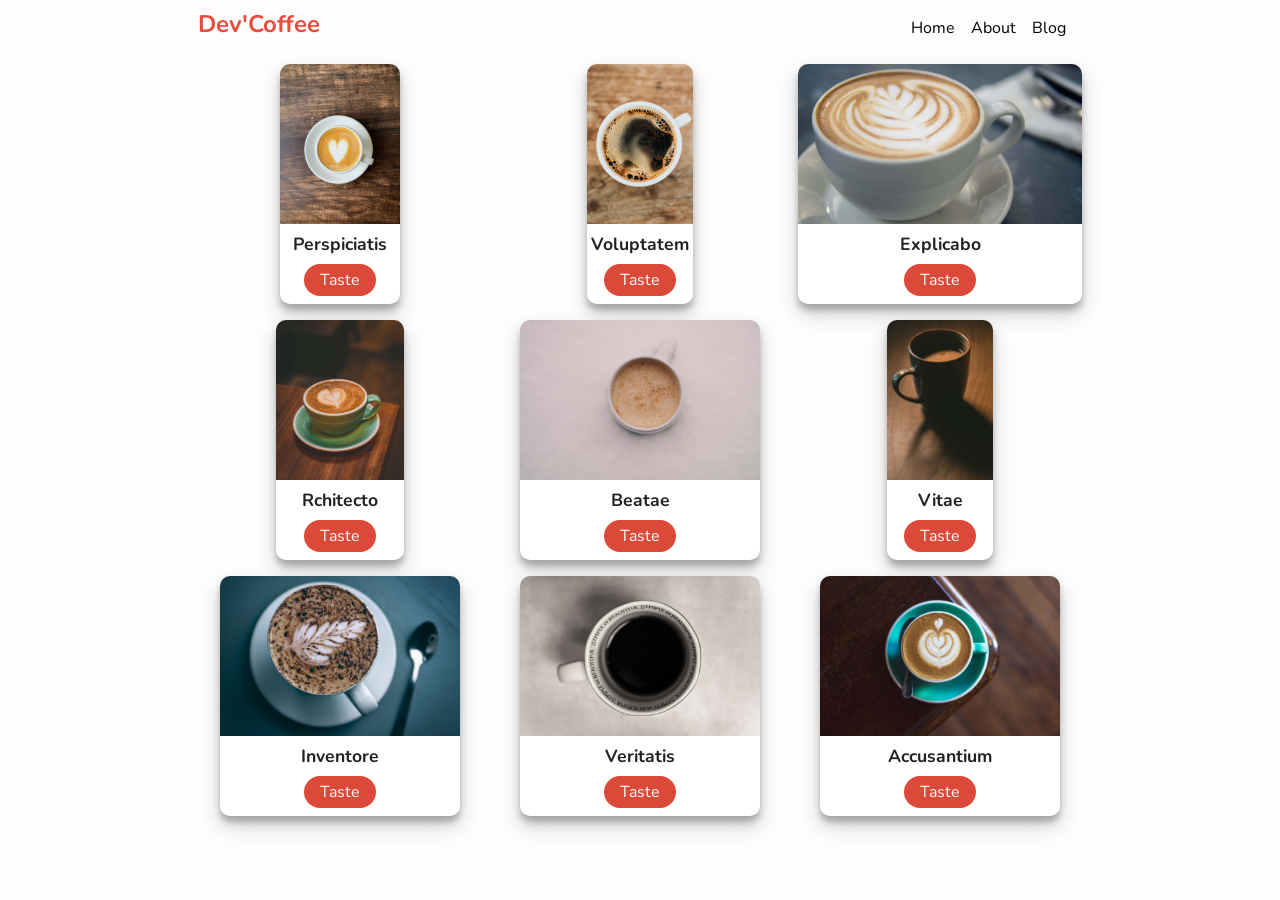
<file: PWA/index.html>
<!DOCTYPE html>
<html lang="en">
  <head>
    <meta charset="UTF-8" />
    <meta name="viewport" content="width=device-width, initial-scale=1.0" />
    <meta http-equiv="X-UA-Compatible" content="ie=edge" />
    <link rel="stylesheet" href="css/style.css" />
    <link rel="manifest" href="manifest.json" />
    <!-- ios support -->
    <link rel="apple-touch-icon" href="images/icons/icon-72x72.png" />
    <link rel="apple-touch-icon" href="images/icons/icon-96x96.png" />
    <link rel="apple-touch-icon" href="images/icons/icon-128x128.png" />
    <link rel="apple-touch-icon" href="images/icons/icon-144x144.png" />
    <link rel="apple-touch-icon" href="images/icons/icon-152x152.png" />
    <link rel="apple-touch-icon" href="images/icons/icon-192x192.png" />
    <link rel="apple-touch-icon" href="images/icons/icon-384x384.png" />
    <link rel="apple-touch-icon" href="images/icons/icon-512x512.png" />
    <meta name="apple-mobile-web-app-status-bar" content="#db4938" />
    <meta name="theme-color" content="#db4938" />
    <title>Dev'Coffee PWA</title>
  </head>
  <body>
    <main>
      <nav>
        <h1>Dev'Coffee</h1>
        <ul>
          <li>Home</li>
          <li>About</li>
          <li>Blog</li>
        </ul>
      </nav>
      <div class="container"></div>
    </main>
    <script src="js/app.js"></script>
    <script src="js/install.js"></script>
  </body>
</html>
</file>
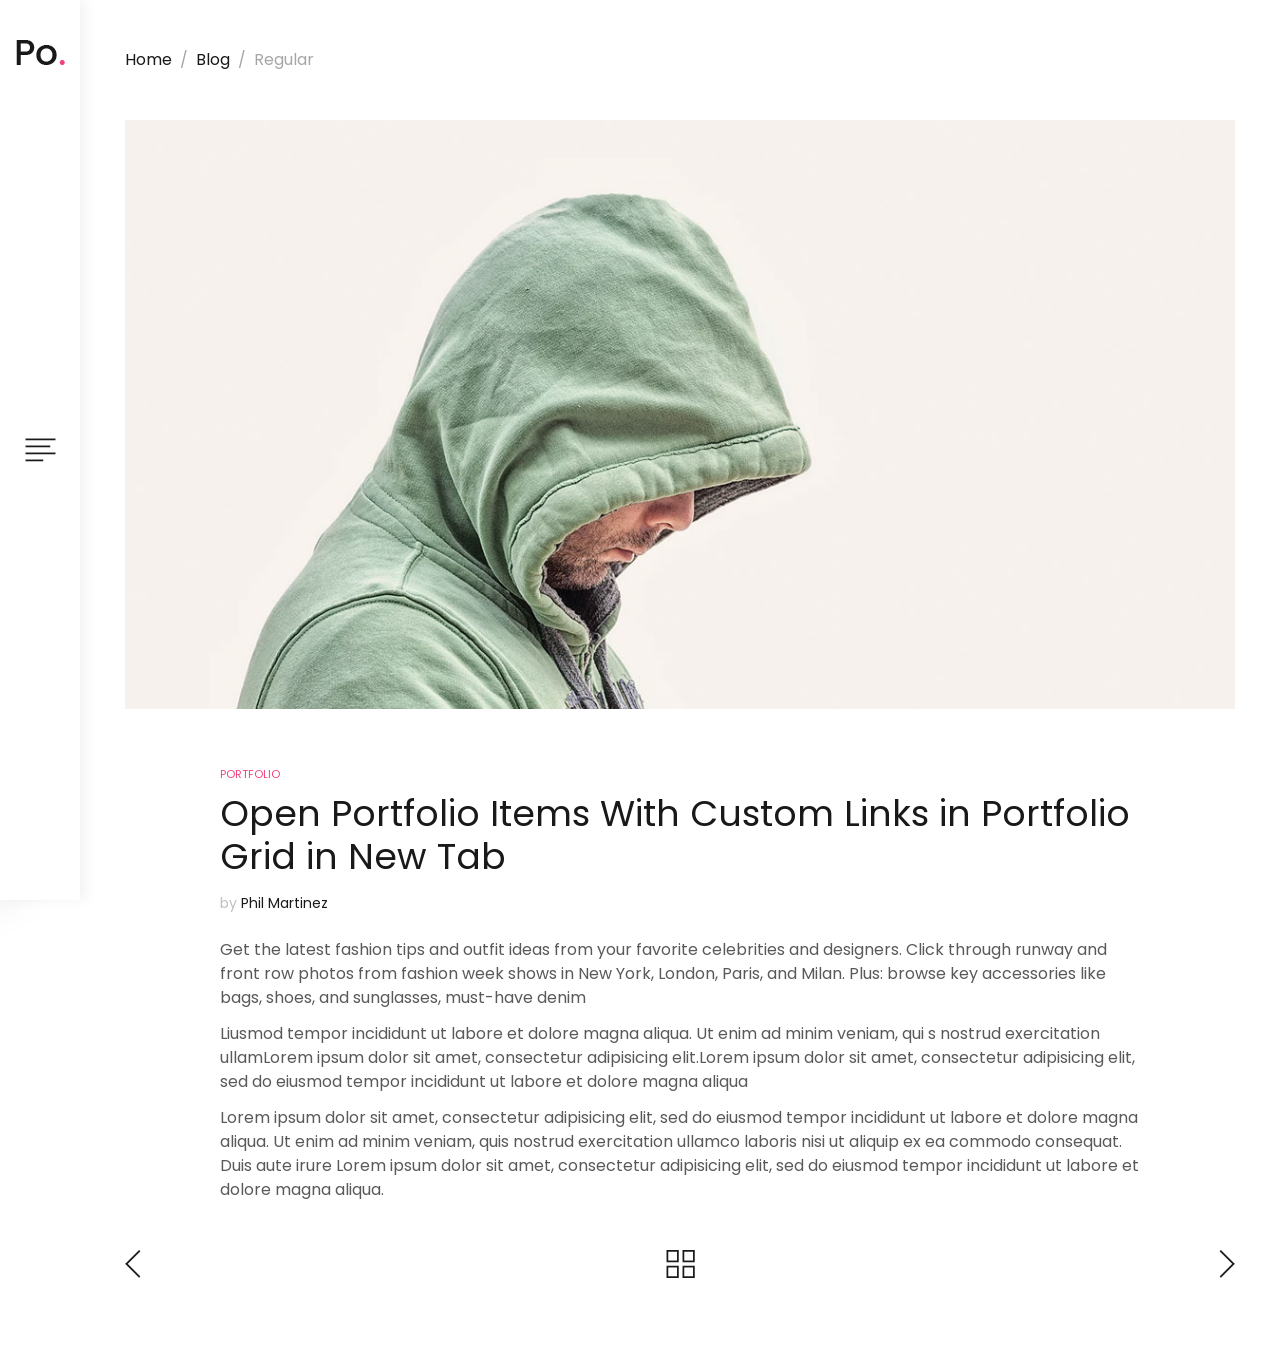
<file: test/blog-regular.html>
<!DOCTYPE html>
<html lang="en">
<head>
    <title>Blog Regular</title>

    <!-- Required meta tags -->
    <meta charset="utf-8">
    <meta name="viewport" content="width=device-width, initial-scale=1, shrink-to-fit=no">

    <!-- Bootstrap CSS -->
    <link rel="stylesheet" href="css/bootstrap.min.css">

    <!-- FontAwesome CSS -->
    <link rel="stylesheet" href="css/font-awesome.min.css">

    <!-- Styles -->
    <link rel="stylesheet" href="style.css">
</head>
<body><header class="site-header">
    <div class="site-branding">
        <h1 class="site-title"><a href="index.html" rel="home"><img src="images/logo.png" alt="Logo"></a></h1>
    </div><!-- .site-branding -->

    <div class="hamburger-menu">
        <div class="menu-icon">
            <img src="images/menu-icon.png" alt="menu icon">
        </div><!-- .menu-icon -->

        <div class="menu-close-icon">
            <img src="images/x.png" alt="menu close icon">
        </div><!-- .menu-close-icon -->
    </div><!-- .hamburger-menu -->
</header><!-- .site-header -->

<nav class="site-navigation flex flex-column justify-content-between">
    <div class="site-branding d-none d-lg-block ">
        <h1 class="site-title"><a href="index.html" rel="home"><img src="images/logo2.png" alt="Logo"></a></h1>
    </div><!-- .site-branding -->

    <ul class="main-menu flex flex-column justify-content-center">
        <li class="current-menu-item"><a href="index.html">Home</a></li>
        <li><a href="portfolio.html">Portfolio</a></li>
        <li><a href="blog.html">Blog</a></li>
        <li><a href="#">About</a></li>
        <li><a href="#">Contact</a></li>

    </ul>
    <p><!-- Link back to Colorlib can't be removed. Template is licensed under CC BY 3.0. -->
Copyright &copy;<script>document.write(new Date().getFullYear());</script> All rights reserved | This template is made with <i class="fa fa-heart-o" aria-hidden="true"></i> by <a href="https://colorlib.com" target="_blank">Colorlib</a>
<!-- Link back to Colorlib can't be removed. Template is licensed under CC BY 3.0. -->
</p>

    <div class="social-profiles">
        <ul class="flex justify-content-start justify-content-lg-center align-items-center">
            <li><a href="#"><i class="fa fa-facebook"></i></a></li>
            <li><a href="#"><i class="fa fa-instagram"></i></a></li>
            <li><a href="#"><i class="fa fa-twitter"></i></a></li>
            <li><a href="#"><i class="fa fa-pinterest"></i></a></li>
        </ul>
    </div><!-- .social-profiles -->
</nav><!-- .site-navigation -->

<div class="nav-bar-sep d-lg-none"></div>

<div class="outer-container">
    <div class="single-post">
        <div class="container">
            <div class="row">
                <div class="col">
                    <ul class="breadcrumbs flex align-items-center">
                        <li><a href="#">Home</a></li>
                        <li><a href="#">Blog</a></li>
                        <li>Regular</li>
                    </ul><!-- .breadcrumbs -->
                </div><!-- .col -->
            </div><!-- .row -->

            <div class="row">
                <div class="col-12">
                    <div class="featured-img">
                        <figure>
                            <img src="images/blog-regular.jpg" alt="">
                        </figure>
                    </div><!-- .content-area -->
                </div><!-- .col -->

                <div class="col-12 offset-lg-1 col-lg-10">
                    <div class="content-area">
                        <header class="entry-header">
                            <div class="post-meta">
                                <a href="#">Portfolio</a>
                            </div><!-- .meta-post -->

                            <h1>Open Portfolio Items With Custom Links in Portfolio Grid in New Tab</h1>

                            <span class="byline">by <span class="author"><a href="#">Phil Martinez</a></span></span>
                        </header><!-- .entry-header -->

                        <div class="entry-content">
                            <p>Get the latest fashion tips and outfit ideas from your favorite celebrities and designers. Click through runway and front row photos from fashion week shows in New York, London, Paris, and Milan. Plus: browse key accessories like bags, shoes, and sunglasses, must-have denim </p>

                            <p>Liusmod tempor incididunt ut labore et dolore magna aliqua. Ut enim ad minim veniam, qui s nostrud exercitation ullamLorem ipsum dolor sit amet, consectetur adipisicing elit.Lorem ipsum dolor sit amet, consectetur adipisicing elit, sed do eiusmod tempor incididunt ut labore et dolore magna aliqua</p>

                            <p>Lorem ipsum dolor sit amet, consectetur adipisicing elit, sed do eiusmod tempor incididunt ut labore et dolore magna aliqua. Ut enim ad minim veniam, quis nostrud exercitation ullamco laboris nisi ut aliquip ex ea commodo consequat. Duis aute irure Lorem ipsum dolor sit amet, consectetur adipisicing elit, sed do eiusmod tempor incididunt ut labore et dolore magna aliqua. </p>
                        </div><!-- .entry-content -->
                    </div><!-- .content-area -->
                </div><!-- .col-12 -->
            </div><!-- .row -->

            <div class="row">
                <div class="col">
                    <nav class="post-nav">
                        <ul class="flex justify-content-between align-items-center">
                            <li><a href="#"><img src="images/angle-left.png" alt="Previous"></a></li>
                            <li><a href="#"><img src="images/portfolio-icon.png" alt="Back to Portfolio"></a></li>
                            <li><a href="#"><img src="images/angle-right.png" alt="Next"></a></li>
                        </ul>
                    </nav><!-- .post-nav -->
                </div><!-- .col -->
            </div><!-- .row -->
        </div><!-- .container -->
    </div><!-- .single-post -->
</div><!-- .outer-container -->

<script type='text/javascript' src='js/jquery.js'></script>
<script type='text/javascript' src='js/custom.js'></script>

</body>
</html>
</file>
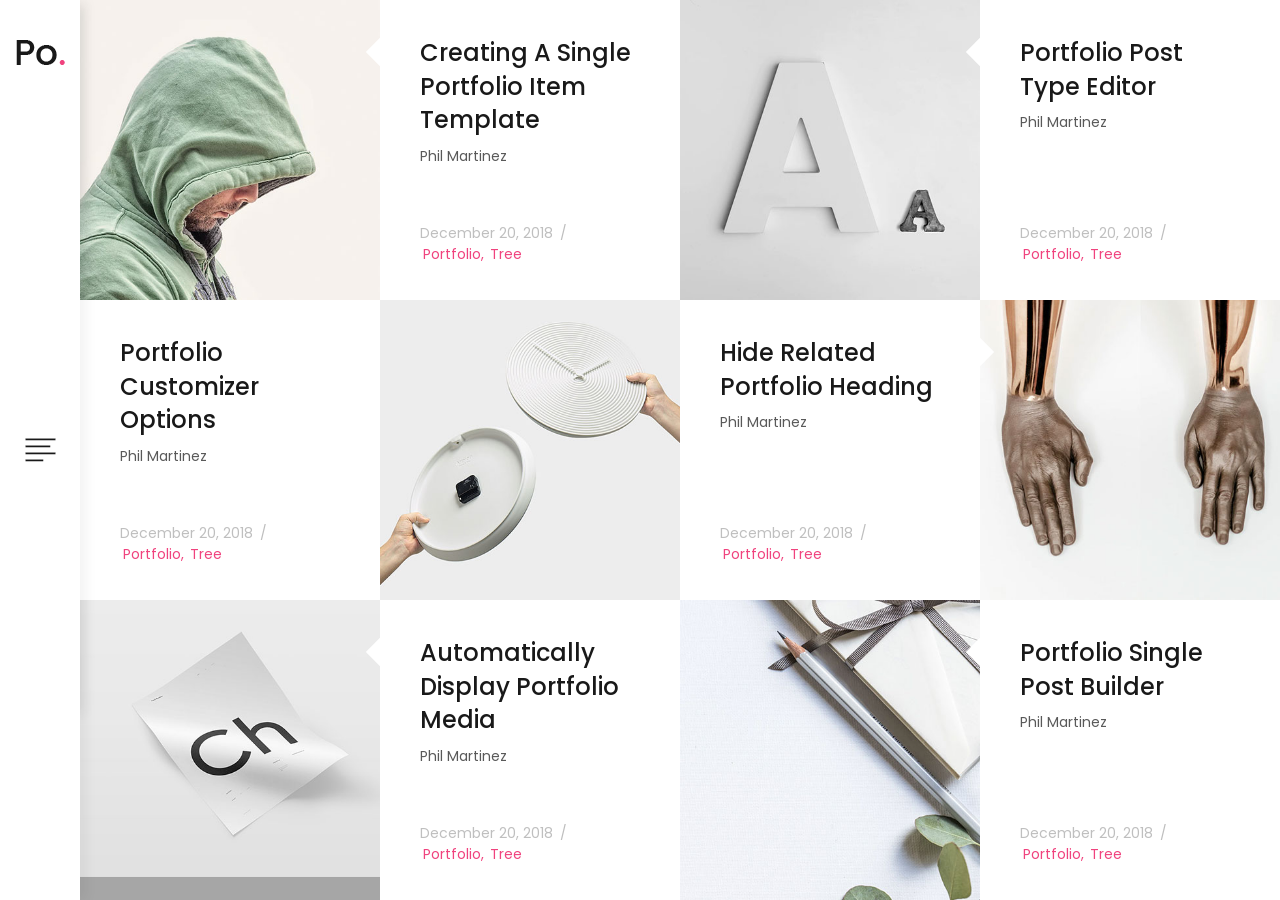
<file: test/blog.html>
<!DOCTYPE html>
<html lang="en">
<head>
    <title>Hello World</title>

    <!-- Required meta tags -->
    <meta charset="utf-8">
    <meta name="viewport" content="width=device-width, initial-scale=1, shrink-to-fit=no">

    <!-- Bootstrap CSS -->
    <link rel="stylesheet" href="css/bootstrap.min.css">

    <!-- FontAwesome CSS -->
    <link rel="stylesheet" href="css/font-awesome.min.css">

    <!-- Styles -->
    <link rel="stylesheet" href="style.css">
</head>
<body>
<header class="site-header">
    <div class="site-branding">
        <h1 class="site-title"><a href="index.html" rel="home"><img src="images/logo.png" alt="Logo"></a></h1>
    </div><!-- .site-branding -->

    <div class="hamburger-menu">
        <div class="menu-icon">
            <img src="images/menu-icon.png" alt="menu icon">
        </div><!-- .menu-icon -->

        <div class="menu-close-icon">
            <img src="images/x.png" alt="menu close icon">
        </div><!-- .menu-close-icon -->
    </div><!-- .hamburger-menu -->
</header><!-- .site-header -->

<nav class="site-navigation flex flex-column justify-content-between">
    <div class="site-branding d-none d-lg-block ">
        <h1 class="site-title"><a href="index.html" rel="home"><img src="images/logo2.png" alt="Logo"></a></h1>
    </div><!-- .site-branding -->

    <ul class="main-menu flex flex-column justify-content-center">
        <li class="current-menu-item"><a href="index.html">Home</a></li>
        <li><a href="portfolio.html">Portfolio</a></li>
        <li><a href="blog.html">Blog</a></li>
        <li><a href="#">About</a></li>
        <li><a href="#">Contact</a></li>
    </ul>

    <p><!-- Link back to Colorlib can't be removed. Template is licensed under CC BY 3.0. -->
Copyright &copy;<script>document.write(new Date().getFullYear());</script> All rights reserved | This template is made with <i class="fa fa-heart-o" aria-hidden="true"></i> by <a href="https://colorlib.com" target="_blank">Colorlib</a>
<!-- Link back to Colorlib can't be removed. Template is licensed under CC BY 3.0. -->
</p>


    <div class="social-profiles">
        <ul class="flex justify-content-start justify-content-lg-center align-items-center">
            <li><a href="#"><i class="fa fa-facebook"></i></a></li>
            <li><a href="#"><i class="fa fa-instagram"></i></a></li>
            <li><a href="#"><i class="fa fa-twitter"></i></a></li>
            <li><a href="#"><i class="fa fa-pinterest"></i></a></li>
        </ul>
    </div><!-- .social-profiles -->
</nav><!-- .site-navigation -->

<div class="nav-bar-sep d-lg-none"></div>

<div class="outer-container blog-page">
    <div class="container-fluid">
        <div class="row">
            <div class="col-12 col-xl-6 no-padding">
                <div class="blog-content flex">
                    <figure>
                        <a href="#"><img src="images/1.jpg" alt=""></a>
                    </figure>

                    <div class="entry-content flex flex-column justify-content-between align-items-start">
                        <header>
                            <h3><a href="#">Creating A Single Portfolio Item Template</a></h3>

                            <div class="posted-by">Phil Martinez</div>
                        </header>

                        <footer class="flex flex-wrap align-items-center">
                            <div class="posted-on">December 20, 2018</div>

                            <ul class="flex flex-wrap align-items-center">
                                <li><a href="#">Portfolio,</a></li>
                                <li><a href="#">Tree</a></li>
                            </ul>
                        </footer>
                    </div><!-- .entry-content -->
                </div><!-- .blog-content -->
            </div><!-- .col -->

            <div class="col-12 col-xl-6 no-padding">
                <div class="blog-content flex">
                    <figure>
                        <a href="#"><img src="images/3.jpg" alt=""></a>
                    </figure>

                    <div class="entry-content flex flex-column justify-content-between align-items-start">
                        <header>
                            <h3><a href="#">Portfolio Post Type Editor</a></h3>

                            <div class="posted-by">Phil Martinez</div>
                        </header>

                        <footer class="flex flex-wrap align-items-center">
                            <div class="posted-on">December 20, 2018</div>

                            <ul class="flex flex-wrap align-items-center">
                                <li><a href="#">Portfolio,</a></li>
                                <li><a href="#">Tree</a></li>
                            </ul>
                        </footer>
                    </div><!-- .entry-content -->
                </div><!-- .blog-content -->
            </div><!-- .col -->

            <div class="col-12 col-xl-6 no-padding">
                <div class="blog-content flex flex-xl-row-reverse">
                    <figure>
                        <a href="#"><img src="images/6.jpg" alt=""></a>
                    </figure>

                    <div class="entry-content flex flex-column justify-content-between align-items-start">
                        <header>
                            <h3><a href="#">Portfolio Customizer Options</a></h3>

                            <div class="posted-by">Phil Martinez</div>
                        </header>

                        <footer class="flex flex-wrap align-items-center">
                            <div class="posted-on">December 20, 2018</div>

                            <ul class="flex flex-wrap align-items-center">
                                <li><a href="#">Portfolio,</a></li>
                                <li><a href="#">Tree</a></li>
                            </ul>
                        </footer>
                    </div><!-- .entry-content -->
                </div><!-- .blog-content -->
            </div><!-- .col -->

            <div class="col-12 col-xl-6 no-padding">
                <div class="blog-content flex flex-row-reverse">
                    <figure>
                        <a href="#"><img src="images/8.jpg" alt=""></a>
                    </figure>

                    <div class="entry-content flex flex-column justify-content-between align-items-start">
                        <header>
                            <h3><a href="#">Hide Related Portfolio Heading</a></h3>

                            <div class="posted-by">Phil Martinez</div>
                        </header>

                        <footer class="flex flex-wrap align-items-center">
                            <div class="posted-on">December 20, 2018</div>

                            <ul class="flex flex-wrap align-items-center">
                                <li><a href="#">Portfolio,</a></li>
                                <li><a href="#">Tree</a></li>
                            </ul>
                        </footer>
                    </div><!-- .entry-content -->
                </div><!-- .blog-content -->
            </div><!-- .col -->

            <div class="col-12 col-xl-6 no-padding">
                <div class="blog-content flex">
                    <figure>
                        <a href="#"><img src="images/9.jpg" alt=""></a>
                    </figure>

                    <div class="entry-content flex flex-column justify-content-between align-items-start">
                        <header>
                            <h3><a href="#">Automatically Display Portfolio Media</a></h3>

                            <div class="posted-by">Phil Martinez</div>
                        </header>

                        <footer class="flex flex-wrap align-items-center">
                            <div class="posted-on">December 20, 2018</div>

                            <ul class="flex flex-wrap align-items-center">
                                <li><a href="#">Portfolio,</a></li>
                                <li><a href="#">Tree</a></li>
                            </ul>
                        </footer>
                    </div><!-- .entry-content -->
                </div><!-- .blog-content -->
            </div><!-- .col -->

            <div class="col-12 col-xl-6 no-padding">
                <div class="blog-content flex">
                    <figure>
                        <a href="#"><img src="images/11.jpg" alt=""></a>
                    </figure>

                    <div class="entry-content flex flex-column justify-content-between align-items-start">
                        <header>
                            <h3><a href="#">Portfolio Single Post Builder</a></h3>

                            <div class="posted-by">Phil Martinez</div>
                        </header>

                        <footer class="flex flex-wrap align-items-center">
                            <div class="posted-on">December 20, 2018</div>

                            <ul class="flex flex-wrap align-items-center">
                                <li><a href="#">Portfolio,</a></li>
                                <li><a href="#">Tree</a></li>
                            </ul>
                        </footer>
                    </div><!-- .entry-content -->
                </div><!-- .blog-content -->
            </div><!-- .col -->
        </div><!-- .row -->
    </div><!-- .container-fluid -->
</div><!-- .outer-container -->

<script type='text/javascript' src='js/jquery.js'></script>
<script type='text/javascript' src='js/custom.js'></script>

</body>
</html>
</file>
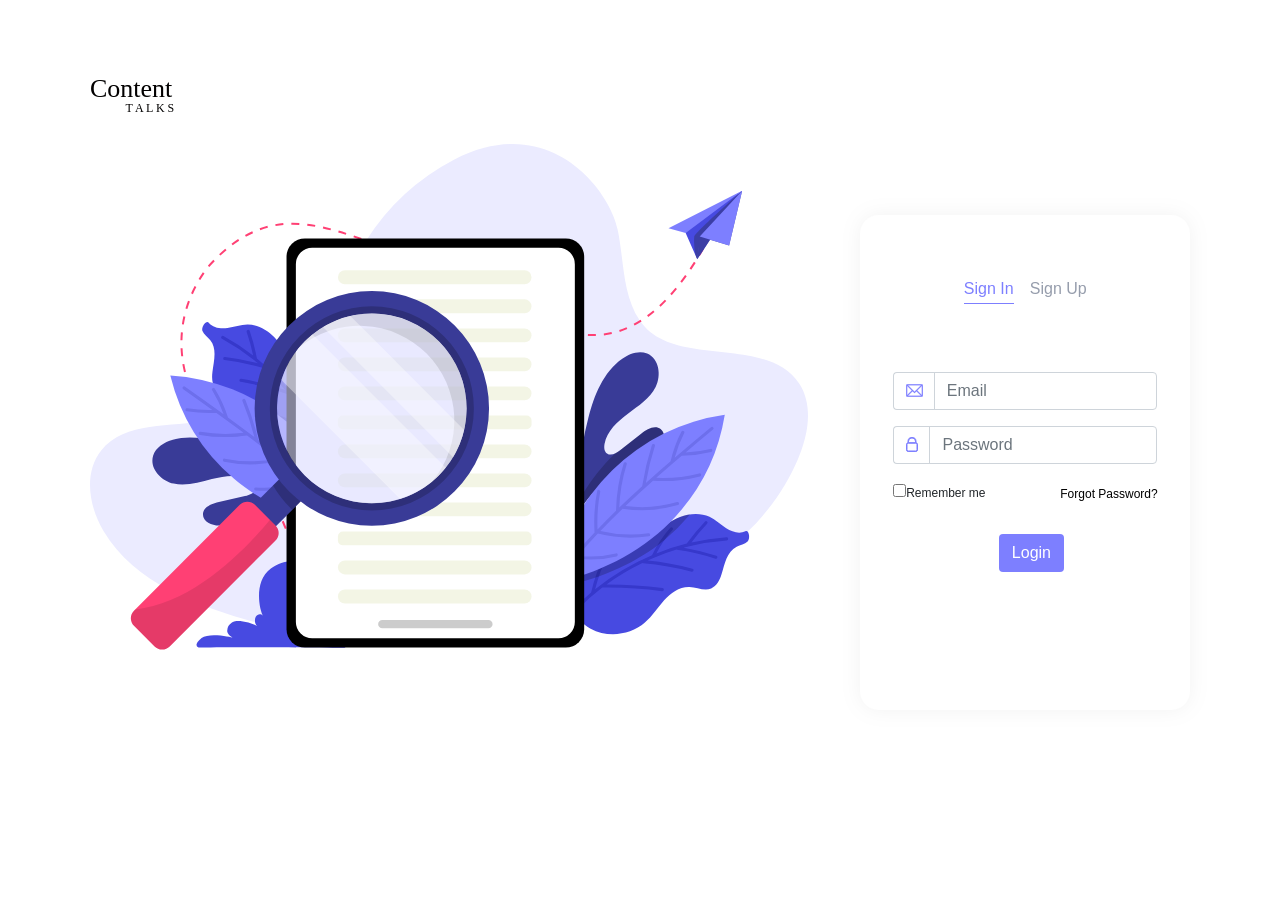
<file: test/login.html>
<!DOCTYPE html>
<html>
<head>
	<title>Login / Signup</title>
	<meta charset="utf-8">
	<meta name="viewport" content="width=device-width, initial-scale=1">
	<link rel="stylesheet" href="https://maxcdn.bootstrapcdn.com/bootstrap/4.3.1/css/bootstrap.min.css">
	<script src="https://ajax.googleapis.com/ajax/libs/jquery/3.4.1/jquery.min.js"></script>
	<script src="https://cdnjs.cloudflare.com/ajax/libs/popper.js/1.14.7/umd/popper.min.js"></script>
	<script src="https://maxcdn.bootstrapcdn.com/bootstrap/4.3.1/js/bootstrap.min.js"></script>
	<link rel="stylesheet" type="text/css" href="css/login.css">
	<script type="text/javascript" src="js/login.js"></script>
</head>
<body>
	<div class="container">
		<img src="images/logo_ct.svg" style="position: absolute;top: 7%;left: 7%;">
		<img id='bigpic' src="images/login.svg" class="img-responsive" style="position: absolute;top: 16%;left: 7%;">
		<div class="leftbox">
			<div id="loginsignup">
				<div id="login">
					<a href="#" onclick="changepanel('signin')"><h6 id="signinh">Sign In</h6></a>
				</div>
				<div id="signup">
					<a href="#" onclick="changepanel('signup')"><h6 id="signuph">Sign Up</h6></a>
				</div>
			</div>
			<div id="maincontent-login" class="maincontent-login">
				<form action="#" method="post">
					<div class="input-group mb-3">
						<div class="input-group-prepend">
							<span class="input-group-text"><img src="images/emaillogin.svg"></span>
						</div>
						<input type="text" class="form-control" placeholder="Email">
					</div>
					<div class="input-group mb-3">
						<div class="input-group-prepend">
							<span class="input-group-text"><img src="images/passlogin.svg"></span>
						</div>
						<input type="password" class="form-control" placeholder="Password">
					</div>
					<div class="row">
						<div class="col">
							<label class="checkbox-inline"><input type="checkbox" value="">Remember me</label>
						</div>
						<div class="col">
							 <span><a href="#"><h6>Forgot Password?</h6></a></span>
						</div>
					</div>
					<br>
					<button type="submit" class="btn">Login</button>
				</form>
			</div>
			<div id="maincontent-signup" class="maincontent-signup">
				<form action="#" method="post">
					<div class="input-group mb-3">
						<div class="input-group-prepend">
							<span class="input-group-text"><img src="images/loginname.svg"></span>
						</div>
						<input type="text" class="form-control" placeholder="Name">
					</div>
					<div class="input-group mb-3">
						<div class="input-group-prepend">
							<span class="input-group-text"><img src="images/emaillogin.svg"></span>
						</div>
						<input type="text" class="form-control" placeholder="Email">
					</div>
					<div class="input-group mb-3">
						<div class="input-group-prepend">
							<span class="input-group-text"><img src="images/passlogin.svg"></span>
						</div>
						<input type="password" class="form-control" placeholder="Password">
					</div>
					<div class="input-group mb-3">
						<div class="input-group-prepend">
							<span class="input-group-text"><img src="images/passlogin.svg"></span>
						</div>
						<input type="password" class="form-control" placeholder="Confirm Password">
					</div>
					<button type="submit" class="btn">Sign Up</button>
				</form>
			</div>
		</div>
	</div>
</body>
</html>
</file>
<file: PWA/css/style.css>
@import url("https://fonts.googleapis.com/css?family=Nunito:400,700&display=swap");
* {
  margin: 0;
  padding: 0;
  box-sizing: border-box;
}

body {
  background: #fdfdfd;
  font-family: "Nunito", sans-serif;
  font-size: 1rem;
}

main {
  max-width: 900px;
  margin: auto;
  padding: 0.5rem;
  text-align: center;
}
nav {
  display: flex;
  justify-content: space-between;
  align-items: center;
}

ul {
  list-style: none;
  display: flex;
}

li {
  margin-right: 1rem;
}

h1 {
  color: #e74c3c;
  margin-bottom: 0.5rem;
}
.container {
  display: grid;
  grid-template-columns: repeat(auto-fit, minmax(15rem, 1fr));
  grid-gap: 1rem;
  justify-content: center;
  align-items: center;
  margin: auto;
  padding: 1rem 0;
}
.card {
  display: flex;
  align-items: center;
  flex-direction: column;
  width: 15rem auto;
  height: 15rem;
  background: #fff;
  box-shadow: 0 10px 20px rgba(0, 0, 0, 0.19), 0 6px 6px rgba(0, 0, 0, 0.23);
  border-radius: 10px;
  margin: auto;
  overflow: hidden;
}

.card--avatar {
  width: 100%;
  height: 10rem;
  object-fit: cover;
}

.card--title {
  color: #222;
  font-weight: 700;
  text-transform: capitalize;
  font-size: 1.1rem;
  margin-top: 0.5rem;
}

.card--link {
  text-decoration: none;
  background: #db4938;
  color: #fff;
  padding: 0.3rem 1rem;
  border-radius: 20px;
}
</file>
<file: test/style.css>
@import url('https://fonts.googleapis.com/css?family=Poppins:300,400,500,600,700|Work+Sans:300,400,500,600,700');

body {
    color: #191919;
    font-family: 'Work Sans', sans-serif;
}

img {
    vertical-align: baseline;
}

/*--------------------------------------------------------------
# Links
--------------------------------------------------------------*/
a {
    color: royalblue;
}

a:visited {
    color: purple;
}

a:hover, a:focus, a:active {
    color: midnightblue;
}

a:focus {
    outline: thin dotted;
}

a:hover, a:active {
    outline: 0;
    list-style: none;
}

/*--------------------------------------------------------------
# Helper Utilities
--------------------------------------------------------------*/
.flex {
    display: flex;
}

/*--------------------------------------------------------------
# Outer Container
--------------------------------------------------------------*/
@media screen and (min-width: 992px) {
    .outer-container {
        padding-left: 80px;
    }
}

@media screen and (min-width: 768px) {
    .no-padding {
        padding: 0;
    }
}

/*--------------------------------------------------------------
# Header
--------------------------------------------------------------*/
/*
# Site Branding
--------------------------------*/
.site-branding {
    transition: all .5s;
}

.site-title {
    margin: 0;
    text-align: center;
}

.site-navigation .site-title a {
    display: block;
}

/*
  Hamburger Menu
----------------------------------------*/
.hamburger-menu .menu-icon,
.hamburger-menu .menu-close-icon {
    width: 44px;
    height: 44px;
    text-align: center;
    cursor: pointer;
    transition: all 0.5s;
}

.hamburger-menu.close .menu-icon {
    visibility: hidden;
    opacity: 0;
}

.menu-close-icon {
    visibility: hidden;
    opacity: 0;
}

.hamburger-menu.close .menu-close-icon {
    visibility: visible;
    opacity: 1;
}

.hamburger-menu img {
    display: block;
    margin: 0 auto;
}

/*
# Site Navigation
--------------------------------*/
.site-navigation {
    transition: all .5s;
}

/*
# Main Menu
--------------------------------*/
.main-menu {
    padding: 15px 30px;
    margin: 0;
}

.main-menu li {
    display: block;
    padding: 12px 0;
    font-size: 30px;
    font-weight: 500;
    border-bottom: 1px solid #ebebeb;
}

.main-menu li:nth-last-of-type(1) {
    border-bottom: 0;
}

.main-menu li a {
    display: block;
    color: #a6a6a6;
    text-decoration: none;
    transition: all 0.35s;
}

.main-menu li a:hover,
.main-menu li.current-menu-item a {
    color: #f0437e;
}

/*
# Social Profiles
--------------------------------*/
.social-profiles ul {
    padding: 10px 0 34px 0;
    margin: 0;
}

.social-profiles ul li {
    display: block;
    padding: 0 18px;
    font-size: 1.5rem;
}

.social-profiles ul li a {
    color: #191919;
    transition: all 0.35s;
}

.social-profiles ul li a:hover {
    color: #f0437e;
}

.nav-bar-sep {
    height: 78px;
}

@media screen and (max-width: 992px) {
    .site-header {
        position: fixed;
        top: 0;
        left: 0;
        z-index: 999;
        width: 100%;
        padding: 15px 30px;
        background: #fff;
        box-shadow: 0 12px 24px rgba(0,0,0,.09);
    }

    .site-header,
    .hamburger-menu {
        display: flex;
        justify-content: space-between;
        align-items: center;
    }

    .hamburger-menu {
        flex-flow: column;
    }

    .hamburger-menu .menu-icon, .hamburger-menu .menu-close-icon {
        position: absolute;
        top: 26px;
        right: 24px;
    }

    .main-menu li {
        position: relative;
    }

    .main-menu li::after {
        content: '';
        position: absolute;
        top: 11px;
        right: 0;
        font-family: 'FontAwesome', serif;
    }

    .main-menu li:hover::after,
    .main-menu li.current-menu-item::after {
        color: #f0437e;
    }

    .site-navigation {
        position: fixed;
        top: 78px;
        left: 0;
        z-index: 99;
        width: 100%;
        height: 100%;
        background: #fff;
        box-shadow: 0 12px 24px rgba(0,0,0,.09);
        visibility: hidden;
        opacity: 0;
        transition: all 0.35s;
    }

    .site-navigation.show {
        visibility: visible;
        opacity: 1;
    }

    .social-profiles ul {
        padding: 80px 15px 30px;
        margin: 0;
    }
}

@media screen and (min-width: 992px) {
    .site-header,
    .site-navigation {
        position: fixed;
        top: 0;
        left: 0;
        z-index: 999;
        width: 80px;
        height: 100vh;
        padding: 0 15px;
        box-shadow: 6px 0 12px rgba(0,0,0,.05);
    }

    .site-navigation {
        background: #f7f7f7;
    }

    .site-navigation.show {
        left: 80px;
    }

    .site-header {
        background: #fff;
    }

    .site-header.no-shadow {
        box-shadow: none;
    }

    .site-header .site-branding.hide {
        visibility: hidden;
        opacity: 0;
    }

    .site-title {
        padding: 28px 0 10px 0;
    }

    .hamburger-menu .menu-icon,
    .hamburger-menu .menu-close-icon {
        position: absolute;
        top: calc(50vh - 22px);
        left: 15px;
        width: calc(100% - 30px);
        padding: 10px 0;
    }

    .site-navigation {
        left: -250px;
        z-index: 99;
        width: 250px;
        padding: 0;
        box-shadow: 16px 0 42px rgba(0,0,0,.09);
    }

    .main-menu {
        height: calc(100vh - 160px);
        padding: 0;
    }

    .main-menu li {
        border-bottom: 0;
        text-align: center;
    }

    .social-profiles ul li {
        font-size: 1.125rem;
    }
}

/*--------------------------------------------------------------
# Scroll Down
--------------------------------------------------------------*/
.scroll-down {
    position: absolute;
    bottom: 0;
    left: 50%;
    z-index: 99;
    width: 120px;
    height: 100px;
    margin-left: -20px;
    cursor: pointer;
}

.arrow-down {
    width: 32px;
    height: 32px;
    margin: 0 auto;
    border-radius: 50%;
    background: #fff;
}

.scroll-text {
    margin-top: 5px;
    margin-bottom: 15px;
    font-size: 14px;
    font-weight: 600;
}

/*--------------------------------------------------------------
# Portfolio
--------------------------------------------------------------*/
.portfolio-page .scroll-down {
    margin-left: -60px;
}

.portfolio-content {
    position: relative;
    margin-bottom: 30px;
}

.home-page {
    padding-top: 15px;
}

.home-page .portfolio-content {
    margin-bottom: 15px;
}

.portfolio-content figure {
    margin: 0;
}

.portfolio-content figure img {
    display: block;
    width: 100%;
    height: 365px;
    min-height: 100%;
}

.portfolio-content .entry-content {
    position: absolute;
    top: 0;
    left: 0;
    width: 100%;
    height: 100%;
    background: rgba(255,255,255,.9);
    font-family: 'Poppins', sans-serif;
    text-align: center;
    visibility: hidden;
    opacity: 0;
    transition: all 0.35s;
}

.portfolio-content:hover .entry-content {
    visibility: visible;
    opacity: 1;
}

.portfolio-content h3 {
    margin-bottom: 0;
    font-family: 'Poppins', sans-serif;
    font-size: 1.5rem;
    font-weight: 500;
}
.portfolio-content h6 {
    font-family: 'Helvetica';
}

.home-page .portfolio-content h3 {
    font-size: 2.25rem;
}

.portfolio-content h3 a {
    color: #191919;
    text-decoration: none;
}

.portfolio-content ul {
    padding: 0;
    margin: 10px 0 0;
    list-style: none;
}
.portfolio-content figure {
    height: 250px;
}
.portfolio-content figure img{
    height: 250px;
}
.portfolio-content li {
    margin: 0 3px;
}

.portfolio-content li a {
    font-size: 0.875rem;
    color: #a6a6a6;
}

@media screen and (min-width: 768px) {
    .home-page {
        padding: 0;
    }

    .home-page .portfolio-content {
        margin-bottom: 0;
    }
}

/*--------------------------------------------------------------
# Breadcrumbs
--------------------------------------------------------------*/
.breadcrumbs {
    padding: 48px 0;
    margin: 0;
    color: #a6a6a6;
    list-style: none;
    font-family: 'Poppins', sans-serif;
}

.breadcrumbs li {
    position: relative;
    color: #a6a6a6;
    padding: 0 12px;
}

.breadcrumbs li:nth-of-type(1) {
    padding-left: 0;
}

.breadcrumbs li::after {
    content: '/';
    position: absolute;
    top: 0;
    right: -6px;
    width: 10px;
}


.breadcrumbs li:nth-last-of-type(1)::after {
    display: none;
}

.breadcrumbs li a {
    color: #191919;
    text-decoration: none;
}

/*--------------------------------------------------------------
# Single Portfolio
--------------------------------------------------------------*/
.single-portfolio {
    padding-top: 15px;
    padding-bottom: 70px;
}

.single-portfolio figure img {
    max-width: 100%;
}

.single-portfolio .content-area h1 {
    margin-top: 20px;
    font-size: 2.25rem;
    font-family: 'Poppins', sans-serif;
}

.single-portfolio .content-area .entry-content {
    margin-top: 20px;
    font-family: 'Poppins', sans-serif;
    line-height: 1.6;
    color: #595959;
}

/*
# Post Share
--------------------------------*/
.single-portfolio .post-share {
    margin-top: 32px;
}

.single-portfolio .post-share label {
    margin-right: 32px;
    text-transform: capitalize;
    font-family: 'Poppins', sans-serif;
}

.single-portfolio .post-share ul {
    padding: 0;
    margin: 0;
    list-style: none;
}

.single-portfolio .post-share ul li {
    width: 48px;
    height: 48px;
    margin-right: 10px;
    margin-bottom: 10px;
    border-radius: 50%;
    font-size: 18px;
    line-height: 1;
    color: #fff;
}

.single-portfolio .post-share ul li a {
    display: flex;
    justify-content: center;
    align-items: center;
    width: 100%;
    height: 100%;
    color: #fff;
    text-decoration: none;
}

.single-portfolio .post-share ul li.fb {
    background: #4b6cd0;
}

.single-portfolio .post-share ul li.gp {
    background: #f03b3b;
}

.single-portfolio .post-share ul li.in {
    background: #bb8950;
}

.single-portfolio .post-share ul li.tw {
    background: #49a7f3;
}

/*
# Post Sidebar
--------------------------------*/
.single-portfolio .entry-meta {
    margin-top: 24px;
    font-family: 'Poppins', sans-serif;
}

.single-portfolio .entry-meta label {
    display: block;
    line-height: 1.3;
    text-transform: uppercase;
}

.single-portfolio .date-format,
.single-portfolio .post-category,
.single-portfolio .posted-tags {
    display: block;
    margin-bottom: 26px;
}

.single-portfolio .posted-tags span,
.single-portfolio .entry-meta a {
    color: #bfbfbf;
}

/*
# Post Nav
--------------------------------*/
.post-nav {
    margin: 36px 0 0;
}

.post-nav ul {
    padding: 0;
    margin: 0;
    list-style: none;
}

@media screen and (min-width: 576px) {
    .single-portfolio {
        padding-top: 45px;
    }
}

@media screen and (min-width: 992px) {
    .single-portfolio {
        padding-top: 90px;
    }
}

@media screen and (min-width: 1200px) {
    .single-portfolio {
        padding-top: 115px;
    }
}

/*--------------------------------------------------------------
# Blog
--------------------------------------------------------------*/
.blog-page {
    padding-top: 15px;
    font-family: 'Poppins', sans-serif;
}

.blog-page .blog-content figure,
.blog-page .blog-content .entry-content {
    width: 50%;
}

.blog-page .blog-content figure {
    margin: 0;
    overflow: hidden;
}

.blog-page .blog-content figure img {
    display: block;
    width: 100%;
    height: auto;
}

.blog-page .blog-content .entry-content {
    padding: 25px;
}

.blog-page .blog-content {
    transition: all .35s;
}

.blog-page .blog-content:hover {
    background: #f0437e;
}

.blog-page .blog-content header {
    width: 100%;
}

.blog-page .blog-content .entry-content h3 {
    position: relative;
}

.blog-page .blog-content .entry-content h3::before {
    content: '';
    position: absolute;
    top: 7px;
    left: -35px ;
    z-index: 99;
    width: 20px;
    height: 20px;
    transform: rotate(45deg);
    background: #fff;
}

.blog-page .blog-content .entry-content h3 a {
    color: #191919;
    font-size: 1.125rem;
    font-weight: 500;
}

.blog-page .blog-content .posted-by {
    margin-top: 10px;
    color: #595959;
    font-size: 0.875rem;
}

.blog-page .blog-content .posted-on {
    position: relative;
    margin-right: 20px;
    color: #bfbfbf;
    font-size: 0.875rem;
}

.blog-page .blog-content .posted-on::after {
    content: '/';
    position: absolute;
    top: 0;
    right: -14px;
}

.blog-page .blog-content footer ul {
    padding: 0;
    margin: 0;
    list-style: none;
}

.blog-page .blog-content footer li {
    padding: 0 3px;
    font-size: 0.875rem;
}

.blog-page .blog-content footer li a {
    color: #f0437e;
}

.blog-page .blog-content:hover .entry-content h3 a,
.blog-page .blog-content:hover .posted-by,
.blog-page .blog-content:hover .posted-on,
.blog-page .blog-content:hover footer li a {
    color: #fff;
}

@media screen and (max-width: 1200px) {
    .blog-page .col-12:nth-of-type(even) .blog-content {
        flex-flow: row-reverse !important;
    }

    .blog-page .col-12:nth-of-type(even) .blog-content .entry-content h3::before {
        right: -50px;
        left: auto;
    }
}

@media screen and (max-width: 768px) {
    .blog-page .col-12:nth-of-type(even) .blog-content .entry-content h3::before {
        right: -35px;
    }

    .blog-page .blog-content .entry-content h3 {
        line-height: 1;
    }
}

@media screen and (min-width: 576px) {
    .blog-page .blog-content .entry-content h3 a {
        font-size: 1.5rem;
    }
}

@media screen and (min-width: 768px) {
    .blog-page {
        padding-top: 0;
    }

    .blog-page .blog-content .entry-content {
        padding: 35px 40px;
    }

    .blog-page .blog-content .entry-content h3::before {
        left: -50px ;
    }
}

@media screen and (min-width: 1200px) {
    .blog-page .blog-content.flex-row-reverse .entry-content h3::before {
        right: -50px;
        left: auto;
    }
}

/*--------------------------------------------------------------
# Single Blog Page
--------------------------------------------------------------*/
.single-post,
.single-page {
    padding-bottom: 70px;
    font-family: 'Poppins', sans-serif;
}

/*
# Featured Image
--------------------------------*/
.single-post .featured-img figure,
.single-page .featured-img figure {
    margin: 0;
}

.single-post .featured-img figure img,
.single-page .featured-img figure img {
    width: 100%;
}

/*
# Content Area
--------------------------------*/
.single-post .content-area,
.single-page .content-area {
    margin-top: 50px;
}

.single-post .entry-header .post-meta,
.single-page .entry-header .post-meta {
    text-transform: uppercase;
    font-size: 0.6875rem;
}

.single-post .entry-header .post-meta a,
.single-page .entry-header .post-meta a {
    display: inline-block;
    margin-right: 6px;
    color: #f0437e;
}

.single-post .content-area h1,
.single-page .content-area h1 {
    margin-top: 10px;
    font-size: 2.25rem;
    font-weight: 400;
}

.single-post .entry-header .byline,
.single-page .entry-header .byline {
    display: block;
    margin-top: 14px;
    margin-bottom: 24px;
    font-size: 0.875rem;
    color: #bfbfbf;
}

.single-post .entry-header .byline .author a,
.single-page .entry-header .byline .author a {
    color: #191919;
}

.single-post .content-area .entry-content p,
.single-page .content-area .entry-content p {
    margin-bottom: 0.75rem;
    color: #595959;
}

/*
# Comments
--------------------------------*/
.post-comments {
    margin-top: 40px;
    padding-top: 52px;
    padding-bottom: 40px;
    border-top: 1px solid #ebebeb;
    border-bottom: 1px solid #ebebeb;
}

.comments-title,
.comment-reply-title {
    margin-bottom: 0;
    font-size: 1.5rem;
    font-weight: 400;
}

.post-comments .comment-list {
    padding: 0;
    margin: 0;
    list-style: none
}

.post-comments .comment-author-avatar {
    float: left;
    width: 70px;
    height: 70px;
    margin-top: 48px;
    margin-right: 22px;
    margin-bottom: 0;
    border-radius: 50%;
    overflow: hidden;
}

.post-comments .comment-author-avatar img {
    width: 100%;
    height: auto;
}

.post-comments .comment-wrap {
    float: right;
    width: calc(100% - 92px);
    margin-top: 44px;
}

.post-comments .comment-author .fn a {
    font-size: 1.125rem;
    color: #191919;
}

.post-comments .comment-author .comment-meta a {
    font-size: 0.875rem;
    color: #b7b7b7;
}

.post-comments p {
    margin-top: 5px;
    color: #595959;
}

.post-comments .reply {
    margin-top: 24px;
}

.post-comments .reply a {
    display: inline-block;
    padding: 8px 15px;
    margin-right: 10px;
    border: 1px solid #d2d2d4;
    border-radius: 2px;
    font-size: 0.75rem;
    font-weight: 600;
    line-height: 1;
    color: #404040;
    text-transform: uppercase;
    text-decoration: none;
    letter-spacing: 1px;
    transition: all 0.35s;
}

.post-comments .reply a:hover {
    border-color: transparent;
    color: #fff;
    background: #f0437e;
}

.comment-list ol.children {
    padding: 0;
    margin-left: 92px;
    list-style: none;
}

.post-comments ol.children .comment-author-avatar {
    margin-top: 40px;
    margin-right: 22px;
}

.post-comments ol.children .comment-wrap {
    margin-top: 36px;
    width: calc(100% - 92px);
}

/*
# Comment Form
--------------------------------*/
.comments-form {
    margin-top: 52px;
}

.comment-reply-title {
    margin-bottom: 16px;
}

.comment-form input[type="text"],
.comment-form input[type="email"],
.comment-form input[type="url"],
.comment-form textarea {
    width: 100%;
    padding: 12px 24px;
    margin-top: 20px;
    border: 1px solid #e5e5e5;
    line-height: 1;
    color: #a6a6a6;
    outline: none;
}

.comment-form textarea {
    line-height: 1.4;
}

.comment-form input[type="text"]:focus,
.comment-form input[type="email"]:focus,
.comment-form input[type="url"]:focus,
.comment-form textarea:focus {
    border-color: #232d37;
}

.comment-form input[type="submit"] {
    padding: 18px 30px;
    margin-top: 32px;
    margin-bottom: 10px;
    border: 0;
    border-radius: 2px;
    font-size: 0.875rem;
    font-weight: 600;
    line-height: 1;
    color: #fff;
    text-transform: uppercase;
    text-decoration: none;
    letter-spacing: 0.15rem;
    outline: none;
    cursor: pointer;
    background: #f0437e;
}

/*
# Post Sidebar
--------------------------------*/
.single-post .entry-meta {
    margin-top: 50px;
}

.single-post .entry-meta label {
    display: block;
    line-height: 1.3;
    text-transform: uppercase;
}

.single-post .date-format,
.single-post .post-category,
.single-post .posted-tags {
    display: block;
    margin-bottom: 26px;
}

.single-post .posted-tags span,
.single-post .entry-meta a {
    color: #bfbfbf;
}

.single-post .post-share label {
    text-transform: capitalize;
}

.single-post .post-share ul {
    display: flex;
    flex-wrap: wrap;
    padding: 0;
    margin: 18px 0 0;
    list-style: none;
}

.single-post .post-share ul li {
    width: 48px;
    height: 48px;
    margin-right: 10px;
    margin-bottom: 10px;
    border-radius: 50%;
    font-size: 18px;
    line-height: 1;
    color: #fff;
}

.single-post .post-share ul li a {
    display: flex;
    justify-content: center;
    align-items: center;
    width: 100%;
    height: 100%;
    color: #fff;
    text-decoration: none;
}

.single-post .post-share ul li.fb {
    background: #4b6cd0;
}

.single-post .post-share ul li.gp {
    background: #f03b3b;
}

.single-post .post-share ul li.in {
    background: #bb8950;
}

.single-post .post-share ul li.tw {
    background: #49a7f3;
}

@media screen and (min-width: 768px) {
    .post-comments .comment-author-avatar {
        margin-right: 50px;
    }

    .post-comments .comment-wrap {
        width: calc(100% - 120px);
    }

    .comment-list ol.children {
        margin-left: 120px;
    }
}

/*--------------------------------------------------------------
# Single Page
--------------------------------------------------------------*/
.single-page .content-area .entry-content {
    border-bottom: 0;
    padding-bottom: 12px;
}

.single-page .entry-header .byline .date-format a {
    color: #bfbfbf;
}
</file>
<file: test/css/login.css>
.leftbox {
	position: absolute;	
	height: 55%;
	border-radius: 19px;
	box-shadow: 0 0 20px 0 rgba(132, 132, 132, 0.1);
	background-color: #ffffff;
}
#login h6 {
	color: #7D7FFF;
	position: absolute;
	top: 13%;
	left: 31.4%;
	padding-bottom: 4px;
	border-bottom: 1px solid #7D7FFF;
}
#signup h6{
	color: #969DAC;
	position: absolute;
	top: 13%;
	right: 31.4%; 
}
.maincontent-login {
	position: absolute;
	top: 31.6%;
	width: 80%;
	margin: 0 10%;
}
.maincontent-signup {
	position: absolute;
	top: 31.6%;
	width: 80%;
	margin: 0 10%;
}
.maincontent-login .rowe #img2 {
	position: absolute;
	top: 38%;
}
.maincontent-login button{
	background-color: #7D7FFF;
	color: white;
	display: flex;
  	align-items: center;
  	justify-content: center;
  	position: relative;
  	left: 40%;
}
.maincontent-signup button{
	background-color: #7D7FFF;
	color: white;
	display: flex;
  	align-items: center;
  	justify-content: center;
  	position: relative;
  	left: 40%;
}
.maincontent-login button:hover{
	color: white;
}
.maincontent-signup button:hover{
	color: white;
}
.maincontent-login span{
	float: right;
}
.maincontent-login span h6{
	position: absolute;
	color: black;
	font-size: 12px;
	float: right;
	right: 10%;
	margin-top: 5%;
}
.maincontent-login label{
	font-size: 12px;
}
.maincontent-signup {
	display: none;
	position: absolute;
	top: 30%;
}
.input-group-text {
	background-color: #ffffff;
	border-right: none;
}
@media screen and (min-width: 992px){
	.leftbox{
		z-index: 10;
		right: 7%;
		top: 23.9%;
		width: 25.8%;
	}
}
@media screen and (max-width: 992px){
	.leftbox{
		width: 80%;
		margin: 80% 5%;
	}
	#bigpic{
		width: 80%;
	}
}
@media screen and (max-width: 768px){
	.leftbox{
		top: 5%;
	}
}
@media screen and (max-width: 1200px){
	#login h6{
		left: 25%;
	}
	#signup h6{
		right: 25%;
	}
}
</file>
